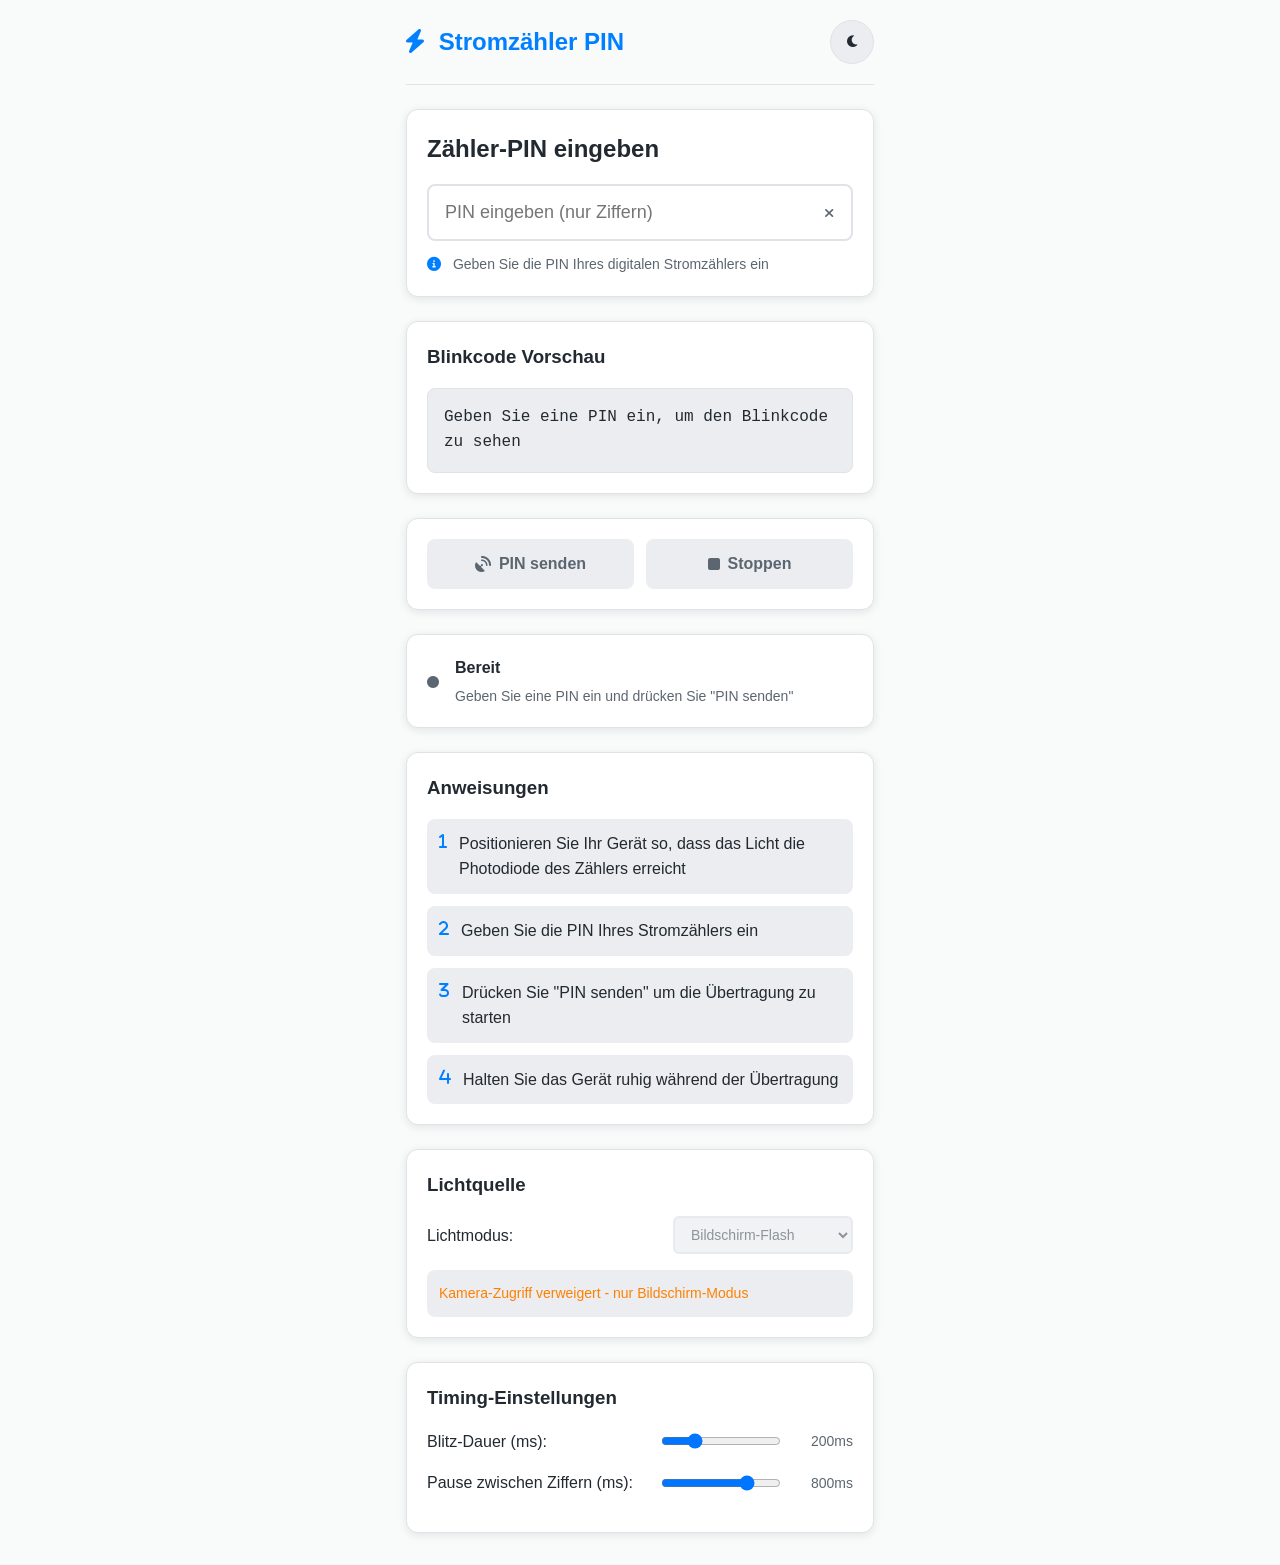
<file: index.html>
<!DOCTYPE html>
<html lang="de">
<head>
    <meta charset="UTF-8">
    <meta name="viewport" content="width=device-width, initial-scale=1.0">
    <title>Stromzähler PIN Sender</title>
    <link rel="stylesheet" href="style.css">
    <link href="https://cdnjs.cloudflare.com/ajax/libs/font-awesome/6.0.0/css/all.min.css" rel="stylesheet">
</head>
<body>
    <div class="app-container">
        <!-- Header -->
        <header class="app-header">
            <h1><i class="fas fa-bolt"></i> Stromzähler PIN</h1>
            <button class="theme-toggle" id="themeToggle">
                <i class="fas fa-moon"></i>
            </button>
        </header>

        <!-- Main Content -->
        <main class="main-content">
            <!-- PIN Input Section -->
            <section class="pin-section">
                <h2>Zähler-PIN eingeben</h2>
                <div class="pin-input-container">
                    <input 
                        type="text" 
                        id="pinInput" 
                        placeholder="PIN eingeben (nur Ziffern)"
                        maxlength="20"
                        pattern="[0-9]*"
                        inputmode="numeric"
                    >
                    <button class="clear-btn" id="clearPin">
                        <i class="fas fa-times"></i>
                    </button>
                </div>
                <div class="pin-info">
                    <p><i class="fas fa-info-circle"></i> Geben Sie die PIN Ihres digitalen Stromzählers ein</p>
                </div>
            </section>

            <!-- Flash Code Preview -->
            <section class="morse-section">
                <h3>Blinkcode Vorschau</h3>
                <div class="morse-display" id="morseDisplay">
                    Geben Sie eine PIN ein, um den Blinkcode zu sehen
                </div>
            </section>

            <!-- Transmission Controls -->
            <section class="controls-section">
                <button class="send-btn" id="sendBtn" disabled>
                    <i class="fas fa-satellite-dish"></i>
                    PIN senden
                </button>
                
                <button class="stop-btn" id="stopBtn" disabled>
                    <i class="fas fa-stop"></i>
                    Stoppen
                </button>
            </section>

            <!-- Status Display -->
            <section class="status-section">
                <div class="status-card" id="statusCard">
                    <div class="status-icon">
                        <i class="fas fa-circle status-indicator" id="statusIndicator"></i>
                    </div>
                    <div class="status-text">
                        <h4 id="statusTitle">Bereit</h4>
                        <p id="statusMessage">Geben Sie eine PIN ein und drücken Sie "PIN senden"</p>
                    </div>
                </div>
            </section>

            <!-- Progress Bar -->
            <section class="progress-section" id="progressSection" style="display: none;">
                <div class="progress-bar">
                    <div class="progress-fill" id="progressFill"></div>
                </div>
                <div class="progress-text" id="progressText">0%</div>
            </section>

            <!-- Instructions -->
            <section class="instructions-section">
                <h3>Anweisungen</h3>
                <div class="instruction-list">
                    <div class="instruction-item">
                        <i class="fas fa-1"></i>
                        <span>Positionieren Sie Ihr Gerät so, dass das Licht die Photodiode des Zählers erreicht</span>
                    </div>
                    <div class="instruction-item">
                        <i class="fas fa-2"></i>
                        <span>Geben Sie die PIN Ihres Stromzählers ein</span>
                    </div>
                    <div class="instruction-item">
                        <i class="fas fa-3"></i>
                        <span>Drücken Sie "PIN senden" um die Übertragung zu starten</span>
                    </div>
                    <div class="instruction-item">
                        <i class="fas fa-4"></i>
                        <span>Halten Sie das Gerät ruhig während der Übertragung</span>
                    </div>
                </div>
            </section>

            <!-- Light Source Settings -->
            <section class="settings-section">
                <h3>Lichtquelle</h3>
                <div class="setting-item">
                    <label for="flashlightMode">Lichtmodus:</label>
                    <select id="flashlightMode" disabled>
                        <option value="screen">Bildschirm-Flash</option>
                        <option value="led">LED-Taschenlampe</option>
                    </select>
                </div>
                <div class="flashlight-status-container">
                    <p id="flashlightStatus" class="flashlight-status checking">
                        <i class="fas fa-spinner fa-spin"></i> Prüfe LED-Verfügbarkeit...
                    </p>
                </div>
            </section>

            <!-- Timing Settings -->
            <section class="settings-section">
                <h3>Timing-Einstellungen</h3>
                <div class="setting-item">
                    <label for="dotDuration">Blitz-Dauer (ms):</label>
                    <input type="range" id="dotDuration" min="100" max="500" value="200">
                    <span id="dotDurationValue">200ms</span>
                </div>
                <div class="setting-item">
                    <label for="pauseDuration">Pause zwischen Ziffern (ms):</label>
                    <input type="range" id="pauseDuration" min="200" max="1000" value="800">
                    <span id="pauseDurationValue">800ms</span>
                </div>
            </section>
        </main>

        <!-- Flash Overlay for Light Simulation -->
        <div class="flash-overlay" id="flashOverlay"></div>
    </div>

    <script src="morse.js"></script>
    <script src="script.js"></script>
</body>
</html>
</file>
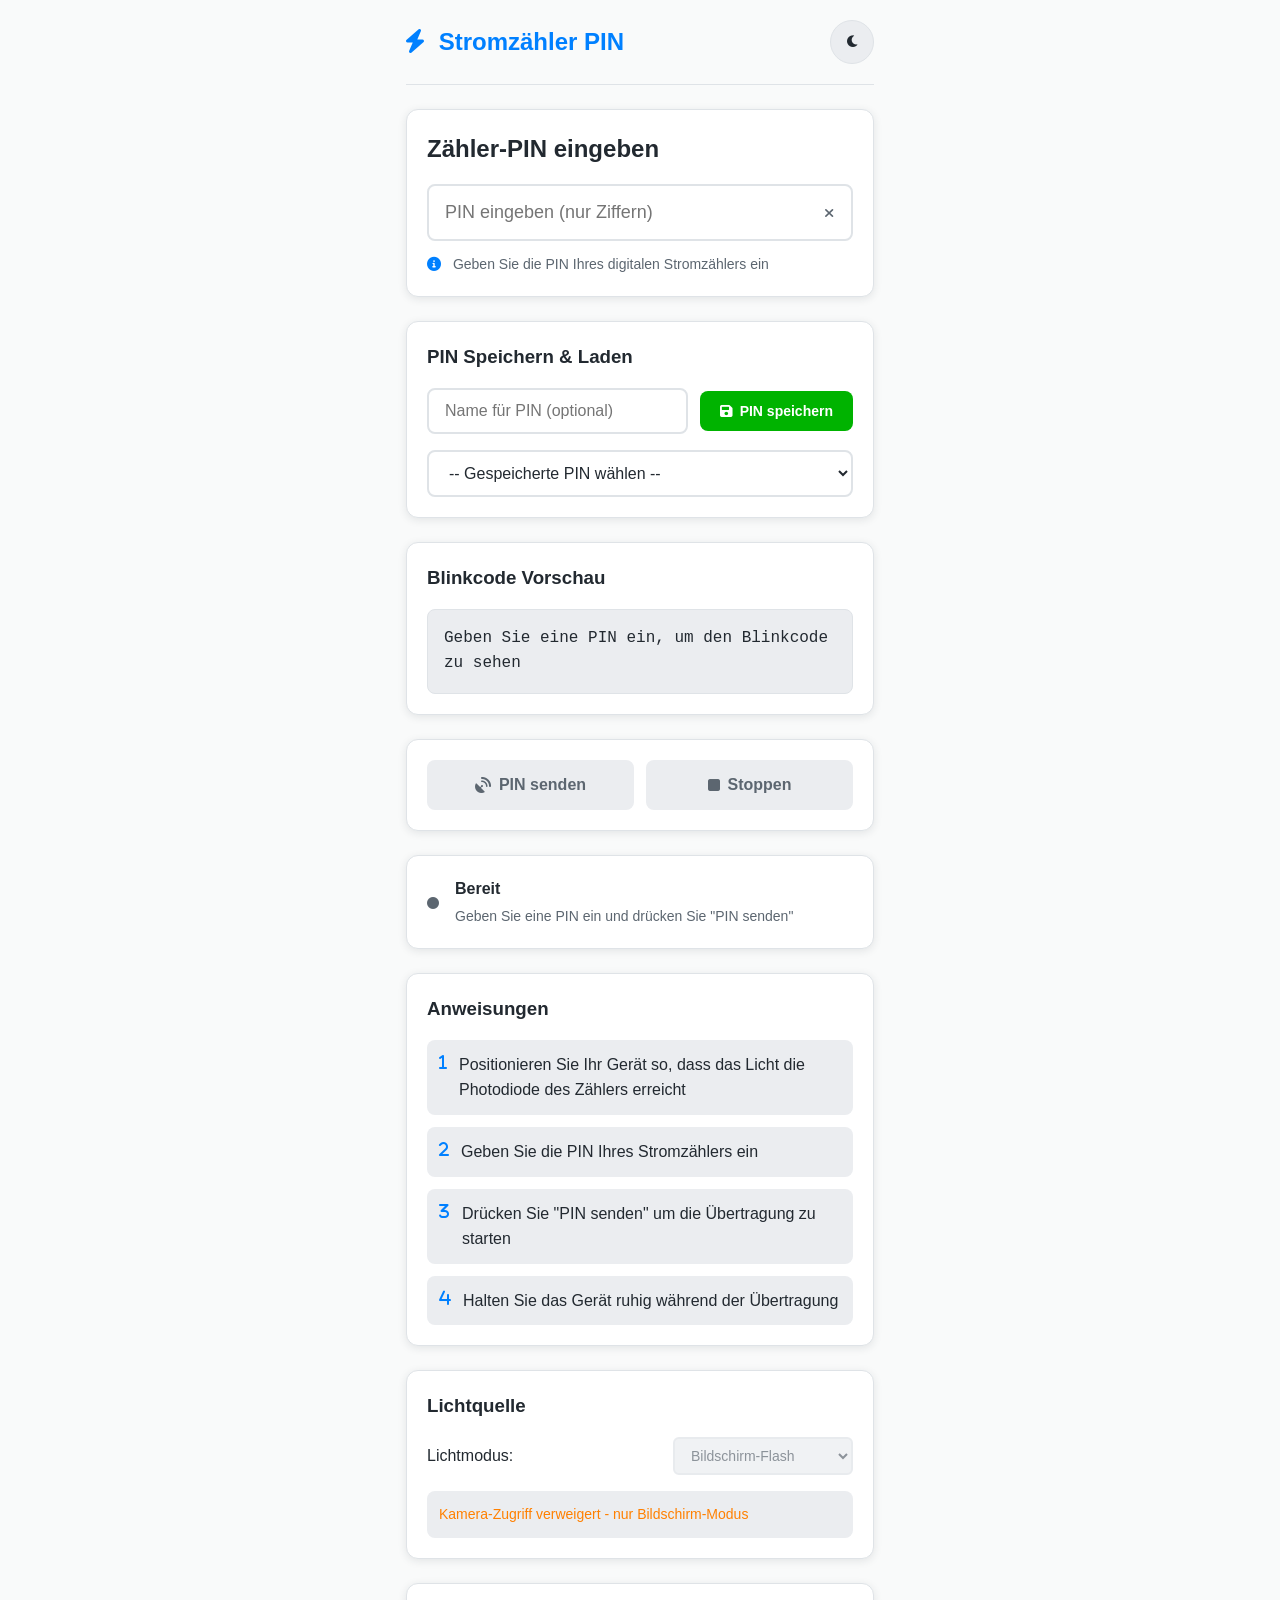
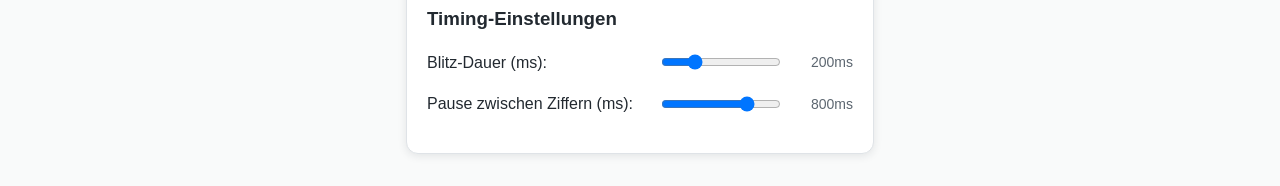
<file: MeterHacker/index.html>
<!DOCTYPE html>
<html lang="de">
<head>
    <meta charset="UTF-8">
    <meta name="viewport" content="width=device-width, initial-scale=1.0, user-scalable=no">
    <meta name="theme-color" content="#0080FF">
    <meta name="apple-mobile-web-app-capable" content="yes">
    <meta name="apple-mobile-web-app-status-bar-style" content="black-translucent">
    <meta name="apple-mobile-web-app-title" content="PIN Sender">
    <title>Stromzähler PIN Sender</title>
    <link rel="manifest" href="manifest.json">
    <link rel="stylesheet" href="style.css">
    <link href="https://cdnjs.cloudflare.com/ajax/libs/font-awesome/6.0.0/css/all.min.css" rel="stylesheet">
</head>
<body>
    <div class="app-container">
        <!-- Header -->
        <header class="app-header">
            <h1><i class="fas fa-bolt"></i> Stromzähler PIN</h1>
            <button class="theme-toggle" id="themeToggle">
                <i class="fas fa-moon"></i>
            </button>
        </header>

        <!-- Main Content -->
        <main class="main-content">
            <!-- PIN Input Section -->
            <section class="pin-section">
                <h2>Zähler-PIN eingeben</h2>
                <div class="pin-input-container">
                    <input 
                        type="text" 
                        id="pinInput" 
                        placeholder="PIN eingeben (nur Ziffern)"
                        maxlength="20"
                        pattern="[0-9]*"
                        inputmode="numeric"
                    >
                    <button class="clear-btn" id="clearPin">
                        <i class="fas fa-times"></i>
                    </button>
                </div>
                <div class="pin-info">
                    <p><i class="fas fa-info-circle"></i> Geben Sie die PIN Ihres digitalen Stromzählers ein</p>
                </div>
            </section>

            <!-- PIN Storage Section -->
            <section class="storage-section">
                <h3>PIN Speichern & Laden</h3>
                <div class="storage-controls">
                    <div class="save-pin-container">
                        <input 
                            type="text" 
                            id="pinName" 
                            placeholder="Name für PIN (optional)"
                            maxlength="50"
                        >
                        <button class="save-btn" id="savePin">
                            <i class="fas fa-save"></i>
                            PIN speichern
                        </button>
                    </div>
                    <div class="load-pin-container">
                        <select id="savedPins">
                            <option value="">-- Gespeicherte PIN wählen --</option>
                        </select>
                    </div>
                </div>
            </section>

            <!-- Flash Code Preview -->
            <section class="morse-section">
                <h3>Blinkcode Vorschau</h3>
                <div class="morse-display" id="morseDisplay">
                    Geben Sie eine PIN ein, um den Blinkcode zu sehen
                </div>
            </section>

            <!-- Transmission Controls -->
            <section class="controls-section">
                <button class="send-btn" id="sendBtn" disabled>
                    <i class="fas fa-satellite-dish"></i>
                    PIN senden
                </button>
                
                <button class="stop-btn" id="stopBtn" disabled>
                    <i class="fas fa-stop"></i>
                    Stoppen
                </button>
            </section>

            <!-- Status Display -->
            <section class="status-section">
                <div class="status-card" id="statusCard">
                    <div class="status-icon">
                        <i class="fas fa-circle status-indicator" id="statusIndicator"></i>
                    </div>
                    <div class="status-text">
                        <h4 id="statusTitle">Bereit</h4>
                        <p id="statusMessage">Geben Sie eine PIN ein und drücken Sie "PIN senden"</p>
                    </div>
                </div>
            </section>

            <!-- Progress Bar -->
            <section class="progress-section" id="progressSection" style="display: none;">
                <div class="progress-bar">
                    <div class="progress-fill" id="progressFill"></div>
                </div>
                <div class="progress-text" id="progressText">0%</div>
            </section>

            <!-- Instructions -->
            <section class="instructions-section">
                <h3>Anweisungen</h3>
                <div class="instruction-list">
                    <div class="instruction-item">
                        <i class="fas fa-1"></i>
                        <span>Positionieren Sie Ihr Gerät so, dass das Licht die Photodiode des Zählers erreicht</span>
                    </div>
                    <div class="instruction-item">
                        <i class="fas fa-2"></i>
                        <span>Geben Sie die PIN Ihres Stromzählers ein</span>
                    </div>
                    <div class="instruction-item">
                        <i class="fas fa-3"></i>
                        <span>Drücken Sie "PIN senden" um die Übertragung zu starten</span>
                    </div>
                    <div class="instruction-item">
                        <i class="fas fa-4"></i>
                        <span>Halten Sie das Gerät ruhig während der Übertragung</span>
                    </div>
                </div>
            </section>

            <!-- Light Source Settings -->
            <section class="settings-section">
                <h3>Lichtquelle</h3>
                <div class="setting-item">
                    <label for="flashlightMode">Lichtmodus:</label>
                    <select id="flashlightMode" disabled>
                        <option value="screen">Bildschirm-Flash</option>
                        <option value="led">LED-Taschenlampe</option>
                    </select>
                </div>
                <div class="flashlight-status-container">
                    <p id="flashlightStatus" class="flashlight-status checking">
                        <i class="fas fa-spinner fa-spin"></i> Prüfe LED-Verfügbarkeit...
                    </p>
                </div>
            </section>

            <!-- Timing Settings -->
            <section class="settings-section">
                <h3>Timing-Einstellungen</h3>
                <div class="setting-item">
                    <label for="dotDuration">Blitz-Dauer (ms):</label>
                    <input type="range" id="dotDuration" min="100" max="500" value="200">
                    <span id="dotDurationValue">200ms</span>
                </div>
                <div class="setting-item">
                    <label for="pauseDuration">Pause zwischen Ziffern (ms):</label>
                    <input type="range" id="pauseDuration" min="200" max="1000" value="800">
                    <span id="pauseDurationValue">800ms</span>
                </div>
            </section>
        </main>

        <!-- Flash Overlay for Light Simulation -->
        <div class="flash-overlay" id="flashOverlay"></div>
    </div>

    <script src="morse.js"></script>
    <script src="script.js"></script>
</body>
</html>
</file>
<file: style.css>
/* CSS Custom Properties for Dark Mode */
:root {
    /* Light theme colors */
    --background: 210 11% 98%; /* #F5F7FA */
    --surface: 0 0% 100%; /* #FFFFFF */
    --surface-variant: 210 14% 93%; /* #EBF0F5 */
    --primary: 210 100% 50%; /* #0080FF */
    --primary-variant: 210 100% 40%; /* #0066CC */
    --secondary: 45 100% 50%; /* #FFB000 */
    --text-primary: 210 17% 16%; /* #232830 */
    --text-secondary: 210 10% 40%; /* #606B7A */
    --success: 120 100% 35%; /* #00B300 */
    --warning: 30 100% 50%; /* #FF8000 */
    --error: 0 100% 50%; /* #FF0000 */
    --border: 210 14% 89%; /* #E1E8ED */
    --shadow: 210 17% 16% / 0.1;
}

[data-theme="dark"] {
    /* Dark theme colors */
    --background: 210 17% 8%; /* #0F1419 */
    --surface: 210 15% 12%; /* #171D24 */
    --surface-variant: 210 13% 16%; /* #232A32 */
    --primary: 210 100% 60%; /* #3399FF */
    --primary-variant: 210 100% 70%; /* #66B3FF */
    --secondary: 45 100% 60%; /* #FFCC33 */
    --text-primary: 210 11% 92%; /* #E8EAED */
    --text-secondary: 210 10% 70%; /* #A8B2BC */
    --success: 120 100% 45%; /* #00E600 */
    --warning: 30 100% 60%; /* #FF9933 */
    --error: 0 100% 60%; /* #FF3333 */
    --border: 210 13% 24%; /* #353C45 */
    --shadow: 0 0% 0% / 0.3;
}

/* Reset and Base Styles */
* {
    margin: 0;
    padding: 0;
    box-sizing: border-box;
}

body {
    font-family: 'Segoe UI', Tahoma, Geneva, Verdana, sans-serif;
    background-color: hsl(var(--background));
    color: hsl(var(--text-primary));
    line-height: 1.6;
    transition: background-color 0.3s ease, color 0.3s ease;
}

/* App Container */
.app-container {
    min-height: 100vh;
    max-width: 500px;
    margin: 0 auto;
    position: relative;
    padding: 0 16px;
}

/* Header */
.app-header {
    display: flex;
    justify-content: space-between;
    align-items: center;
    padding: 20px 0;
    border-bottom: 1px solid hsl(var(--border));
    margin-bottom: 24px;
}

.app-header h1 {
    font-size: 24px;
    font-weight: 600;
    color: hsl(var(--primary));
}

.app-header h1 i {
    margin-right: 8px;
}

.theme-toggle {
    background: hsl(var(--surface-variant));
    border: 1px solid hsl(var(--border));
    border-radius: 50%;
    width: 44px;
    height: 44px;
    display: flex;
    align-items: center;
    justify-content: center;
    cursor: pointer;
    transition: all 0.3s ease;
    color: hsl(var(--text-primary));
}

.theme-toggle:hover {
    background: hsl(var(--primary));
    color: white;
    transform: scale(1.05);
}

/* Main Content */
.main-content {
    display: flex;
    flex-direction: column;
    gap: 24px;
    padding-bottom: 32px;
}

/* Section Styles */
section {
    background: hsl(var(--surface));
    border-radius: 12px;
    padding: 20px;
    box-shadow: 0 2px 8px hsl(var(--shadow));
    border: 1px solid hsl(var(--border));
}

section h2, section h3 {
    margin-bottom: 16px;
    color: hsl(var(--text-primary));
    font-weight: 600;
}

/* PIN Input Section */
.pin-input-container {
    position: relative;
    margin-bottom: 12px;
}

#pinInput {
    width: 100%;
    padding: 16px 50px 16px 16px;
    border: 2px solid hsl(var(--border));
    border-radius: 8px;
    font-size: 18px;
    background: hsl(var(--surface));
    color: hsl(var(--text-primary));
    transition: border-color 0.3s ease;
}

#pinInput:focus {
    outline: none;
    border-color: hsl(var(--primary));
}

.clear-btn {
    position: absolute;
    right: 12px;
    top: 50%;
    transform: translateY(-50%);
    background: none;
    border: none;
    color: hsl(var(--text-secondary));
    cursor: pointer;
    padding: 8px;
    border-radius: 4px;
    transition: color 0.3s ease;
}

.clear-btn:hover {
    color: hsl(var(--error));
}

.pin-info {
    color: hsl(var(--text-secondary));
    font-size: 14px;
}

.pin-info i {
    margin-right: 8px;
    color: hsl(var(--primary));
}

/* Morse Display */
.morse-display {
    background: hsl(var(--surface-variant));
    border: 1px solid hsl(var(--border));
    border-radius: 8px;
    padding: 16px;
    font-family: 'Courier New', monospace;
    font-size: 16px;
    min-height: 60px;
    display: flex;
    align-items: center;
    color: hsl(var(--text-primary));
    word-break: break-all;
}

/* Control Buttons */
.controls-section {
    display: flex;
    gap: 12px;
}

.send-btn, .stop-btn {
    flex: 1;
    padding: 16px;
    border: none;
    border-radius: 8px;
    font-size: 16px;
    font-weight: 600;
    cursor: pointer;
    transition: all 0.3s ease;
    display: flex;
    align-items: center;
    justify-content: center;
    gap: 8px;
}

.send-btn {
    background: hsl(var(--primary));
    color: white;
}

.send-btn:hover:not(:disabled) {
    background: hsl(var(--primary-variant));
    transform: translateY(-2px);
}

.send-btn:disabled {
    background: hsl(var(--surface-variant));
    color: hsl(var(--text-secondary));
    cursor: not-allowed;
}

.stop-btn {
    background: hsl(var(--error));
    color: white;
}

.stop-btn:hover:not(:disabled) {
    background: hsl(0 100% 45%);
    transform: translateY(-2px);
}

.stop-btn:disabled {
    background: hsl(var(--surface-variant));
    color: hsl(var(--text-secondary));
    cursor: not-allowed;
}

/* Status Section */
.status-card {
    display: flex;
    align-items: center;
    gap: 16px;
}

.status-icon {
    flex-shrink: 0;
}

.status-indicator {
    font-size: 12px;
    color: hsl(var(--text-secondary));
}

.status-indicator.ready {
    color: hsl(var(--text-secondary));
}

.status-indicator.transmitting {
    color: hsl(var(--warning));
    animation: pulse 1s infinite;
}

.status-indicator.success {
    color: hsl(var(--success));
}

.status-indicator.error {
    color: hsl(var(--error));
}

@keyframes pulse {
    0%, 100% { opacity: 1; }
    50% { opacity: 0.5; }
}

.status-text h4 {
    margin-bottom: 4px;
    font-size: 16px;
}

.status-text p {
    color: hsl(var(--text-secondary));
    font-size: 14px;
}

/* Progress Section */
.progress-section {
    text-align: center;
}

.progress-bar {
    width: 100%;
    height: 8px;
    background: hsl(var(--surface-variant));
    border-radius: 4px;
    overflow: hidden;
    margin-bottom: 8px;
}

.progress-fill {
    height: 100%;
    background: hsl(var(--primary));
    border-radius: 4px;
    transition: width 0.3s ease;
    width: 0%;
}

.progress-text {
    color: hsl(var(--text-secondary));
    font-size: 14px;
    font-weight: 600;
}

/* Instructions */
.instruction-list {
    display: flex;
    flex-direction: column;
    gap: 12px;
}

.instruction-item {
    display: flex;
    align-items: flex-start;
    gap: 12px;
    padding: 12px;
    background: hsl(var(--surface-variant));
    border-radius: 8px;
}

.instruction-item i {
    color: hsl(var(--primary));
    font-weight: bold;
    margin-top: 2px;
    flex-shrink: 0;
}

/* Settings Section */
.setting-item {
    display: flex;
    align-items: center;
    gap: 12px;
    margin-bottom: 16px;
}

.setting-item label {
    flex: 1;
    font-weight: 500;
}

.setting-item input[type="range"] {
    flex: 1;
    max-width: 120px;
}

.setting-item select {
    flex: 1;
    max-width: 180px;
    padding: 8px 12px;
    border: 2px solid hsl(var(--border));
    border-radius: 6px;
    background: hsl(var(--surface));
    color: hsl(var(--text-primary));
    font-size: 14px;
    transition: border-color 0.3s ease;
}

.setting-item select:focus {
    outline: none;
    border-color: hsl(var(--primary));
}

.setting-item select:disabled {
    background: hsl(var(--surface-variant));
    color: hsl(var(--text-secondary));
    cursor: not-allowed;
}

.setting-item span {
    color: hsl(var(--text-secondary));
    font-size: 14px;
    min-width: 60px;
    text-align: right;
}

/* Flashlight Status */
.flashlight-status-container {
    margin-top: 12px;
    padding: 12px;
    border-radius: 8px;
    background: hsl(var(--surface-variant));
}

.flashlight-status {
    margin: 0;
    font-size: 14px;
    display: flex;
    align-items: center;
    gap: 8px;
}

.flashlight-status.checking {
    color: hsl(var(--text-secondary));
}

.flashlight-status.available {
    color: hsl(var(--success));
}

.flashlight-status.unavailable {
    color: hsl(var(--warning));
}

.flashlight-status i {
    font-size: 12px;
}

/* Flash Overlay */
.flash-overlay {
    position: fixed;
    top: 0;
    left: 0;
    width: 100%;
    height: 100%;
    background: white;
    opacity: 0;
    pointer-events: none;
    z-index: 9999;
    transition: opacity 0.05s ease;
}

.flash-overlay.active {
    opacity: 0.9;
}

/* Responsive Design */
@media (max-width: 480px) {
    .app-container {
        padding: 0 12px;
    }
    
    .controls-section {
        flex-direction: column;
    }
    
    .setting-item {
        flex-direction: column;
        align-items: stretch;
        gap: 8px;
    }
    
    .setting-item span {
        text-align: left;
    }
}

/* Accessibility */
@media (prefers-reduced-motion: reduce) {
    * {
        animation-duration: 0.01ms !important;
        animation-iteration-count: 1 !important;
        transition-duration: 0.01ms !important;
    }
}

/* Focus Styles */
button:focus-visible,
input:focus-visible {
    outline: 2px solid hsl(var(--primary));
    outline-offset: 2px;
}
</file>
<file: MeterHacker/style.css>
/* CSS Custom Properties for Dark Mode */
:root {
    /* Light theme colors */
    --background: 210 11% 98%; /* #F5F7FA */
    --surface: 0 0% 100%; /* #FFFFFF */
    --surface-variant: 210 14% 93%; /* #EBF0F5 */
    --primary: 210 100% 50%; /* #0080FF */
    --primary-variant: 210 100% 40%; /* #0066CC */
    --secondary: 45 100% 50%; /* #FFB000 */
    --text-primary: 210 17% 16%; /* #232830 */
    --text-secondary: 210 10% 40%; /* #606B7A */
    --success: 120 100% 35%; /* #00B300 */
    --warning: 30 100% 50%; /* #FF8000 */
    --error: 0 100% 50%; /* #FF0000 */
    --border: 210 14% 89%; /* #E1E8ED */
    --shadow: 210 17% 16% / 0.1;
}

[data-theme="dark"] {
    /* Dark theme colors */
    --background: 210 17% 8%; /* #0F1419 */
    --surface: 210 15% 12%; /* #171D24 */
    --surface-variant: 210 13% 16%; /* #232A32 */
    --primary: 210 100% 60%; /* #3399FF */
    --primary-variant: 210 100% 70%; /* #66B3FF */
    --secondary: 45 100% 60%; /* #FFCC33 */
    --text-primary: 210 11% 92%; /* #E8EAED */
    --text-secondary: 210 10% 70%; /* #A8B2BC */
    --success: 120 100% 45%; /* #00E600 */
    --warning: 30 100% 60%; /* #FF9933 */
    --error: 0 100% 60%; /* #FF3333 */
    --border: 210 13% 24%; /* #353C45 */
    --shadow: 0 0% 0% / 0.3;
}

/* Reset and Base Styles */
* {
    margin: 0;
    padding: 0;
    box-sizing: border-box;
}

body {
    font-family: 'Segoe UI', Tahoma, Geneva, Verdana, sans-serif;
    background-color: hsl(var(--background));
    color: hsl(var(--text-primary));
    line-height: 1.6;
    transition: background-color 0.3s ease, color 0.3s ease;
}

/* App Container */
.app-container {
    min-height: 100vh;
    max-width: 500px;
    margin: 0 auto;
    position: relative;
    padding: 0 16px;
}

/* Header */
.app-header {
    display: flex;
    justify-content: space-between;
    align-items: center;
    padding: 20px 0;
    border-bottom: 1px solid hsl(var(--border));
    margin-bottom: 24px;
}

.app-header h1 {
    font-size: 24px;
    font-weight: 600;
    color: hsl(var(--primary));
}

.app-header h1 i {
    margin-right: 8px;
}

.theme-toggle {
    background: hsl(var(--surface-variant));
    border: 1px solid hsl(var(--border));
    border-radius: 50%;
    width: 44px;
    height: 44px;
    display: flex;
    align-items: center;
    justify-content: center;
    cursor: pointer;
    transition: all 0.3s ease;
    color: hsl(var(--text-primary));
}

.theme-toggle:hover {
    background: hsl(var(--primary));
    color: white;
    transform: scale(1.05);
}

/* Main Content */
.main-content {
    display: flex;
    flex-direction: column;
    gap: 24px;
    padding-bottom: 32px;
}

/* Section Styles */
section {
    background: hsl(var(--surface));
    border-radius: 12px;
    padding: 20px;
    box-shadow: 0 2px 8px hsl(var(--shadow));
    border: 1px solid hsl(var(--border));
}

section h2, section h3 {
    margin-bottom: 16px;
    color: hsl(var(--text-primary));
    font-weight: 600;
}

/* PIN Input Section */
.pin-input-container {
    position: relative;
    margin-bottom: 12px;
}

#pinInput {
    width: 100%;
    padding: 16px 50px 16px 16px;
    border: 2px solid hsl(var(--border));
    border-radius: 8px;
    font-size: 18px;
    background: hsl(var(--surface));
    color: hsl(var(--text-primary));
    transition: border-color 0.3s ease;
}

#pinInput:focus {
    outline: none;
    border-color: hsl(var(--primary));
}

.clear-btn {
    position: absolute;
    right: 12px;
    top: 50%;
    transform: translateY(-50%);
    background: none;
    border: none;
    color: hsl(var(--text-secondary));
    cursor: pointer;
    padding: 8px;
    border-radius: 4px;
    transition: color 0.3s ease;
}

.clear-btn:hover {
    color: hsl(var(--error));
}

.pin-info {
    color: hsl(var(--text-secondary));
    font-size: 14px;
}

.pin-info i {
    margin-right: 8px;
    color: hsl(var(--primary));
}

/* PIN Storage Section */
.storage-controls {
    display: flex;
    flex-direction: column;
    gap: 16px;
}

.save-pin-container {
    display: flex;
    gap: 12px;
    align-items: center;
}

.save-pin-container input {
    flex: 1;
    padding: 12px 16px;
    border: 2px solid hsl(var(--border));
    border-radius: 8px;
    font-size: 16px;
    background: hsl(var(--surface));
    color: hsl(var(--text-primary));
    transition: border-color 0.3s ease;
}

.save-pin-container input:focus {
    outline: none;
    border-color: hsl(var(--primary));
}

.save-btn {
    background: hsl(var(--success));
    color: white;
    border: none;
    border-radius: 8px;
    padding: 12px 20px;
    font-size: 14px;
    font-weight: 600;
    cursor: pointer;
    transition: all 0.3s ease;
    display: flex;
    align-items: center;
    gap: 8px;
    white-space: nowrap;
}

.save-btn:hover {
    background: hsl(120 100% 30%);
    transform: translateY(-1px);
}

.load-pin-container select {
    width: 100%;
    padding: 12px 16px;
    border: 2px solid hsl(var(--border));
    border-radius: 8px;
    background: hsl(var(--surface));
    color: hsl(var(--text-primary));
    font-size: 16px;
    transition: border-color 0.3s ease;
}

.load-pin-container select:focus {
    outline: none;
    border-color: hsl(var(--primary));
}

/* Morse Display */
.morse-display {
    background: hsl(var(--surface-variant));
    border: 1px solid hsl(var(--border));
    border-radius: 8px;
    padding: 16px;
    font-family: 'Courier New', monospace;
    font-size: 16px;
    min-height: 60px;
    display: flex;
    align-items: center;
    color: hsl(var(--text-primary));
    word-break: break-all;
}

/* Control Buttons */
.controls-section {
    display: flex;
    gap: 12px;
}

.send-btn, .stop-btn {
    flex: 1;
    padding: 16px;
    border: none;
    border-radius: 8px;
    font-size: 16px;
    font-weight: 600;
    cursor: pointer;
    transition: all 0.3s ease;
    display: flex;
    align-items: center;
    justify-content: center;
    gap: 8px;
}

.send-btn {
    background: hsl(var(--primary));
    color: white;
}

.send-btn:hover:not(:disabled) {
    background: hsl(var(--primary-variant));
    transform: translateY(-2px);
}

.send-btn:disabled {
    background: hsl(var(--surface-variant));
    color: hsl(var(--text-secondary));
    cursor: not-allowed;
}

.stop-btn {
    background: hsl(var(--error));
    color: white;
}

.stop-btn:hover:not(:disabled) {
    background: hsl(0 100% 45%);
    transform: translateY(-2px);
}

.stop-btn:disabled {
    background: hsl(var(--surface-variant));
    color: hsl(var(--text-secondary));
    cursor: not-allowed;
}

/* Status Section */
.status-card {
    display: flex;
    align-items: center;
    gap: 16px;
}

.status-icon {
    flex-shrink: 0;
}

.status-indicator {
    font-size: 12px;
    color: hsl(var(--text-secondary));
}

.status-indicator.ready {
    color: hsl(var(--text-secondary));
}

.status-indicator.transmitting {
    color: hsl(var(--warning));
    animation: pulse 1s infinite;
}

.status-indicator.success {
    color: hsl(var(--success));
}

.status-indicator.error {
    color: hsl(var(--error));
}

@keyframes pulse {
    0%, 100% { opacity: 1; }
    50% { opacity: 0.5; }
}

.status-text h4 {
    margin-bottom: 4px;
    font-size: 16px;
}

.status-text p {
    color: hsl(var(--text-secondary));
    font-size: 14px;
}

/* Progress Section */
.progress-section {
    text-align: center;
}

.progress-bar {
    width: 100%;
    height: 8px;
    background: hsl(var(--surface-variant));
    border-radius: 4px;
    overflow: hidden;
    margin-bottom: 8px;
}

.progress-fill {
    height: 100%;
    background: hsl(var(--primary));
    border-radius: 4px;
    transition: width 0.3s ease;
    width: 0%;
}

.progress-text {
    color: hsl(var(--text-secondary));
    font-size: 14px;
    font-weight: 600;
}

/* Instructions */
.instruction-list {
    display: flex;
    flex-direction: column;
    gap: 12px;
}

.instruction-item {
    display: flex;
    align-items: flex-start;
    gap: 12px;
    padding: 12px;
    background: hsl(var(--surface-variant));
    border-radius: 8px;
}

.instruction-item i {
    color: hsl(var(--primary));
    font-weight: bold;
    margin-top: 2px;
    flex-shrink: 0;
}

/* Settings Section */
.setting-item {
    display: flex;
    align-items: center;
    gap: 12px;
    margin-bottom: 16px;
}

.setting-item label {
    flex: 1;
    font-weight: 500;
}

.setting-item input[type="range"] {
    flex: 1;
    max-width: 120px;
}

.setting-item select {
    flex: 1;
    max-width: 180px;
    padding: 8px 12px;
    border: 2px solid hsl(var(--border));
    border-radius: 6px;
    background: hsl(var(--surface));
    color: hsl(var(--text-primary));
    font-size: 14px;
    transition: border-color 0.3s ease;
}

.setting-item select:focus {
    outline: none;
    border-color: hsl(var(--primary));
}

.setting-item select:disabled {
    background: hsl(var(--surface-variant));
    color: hsl(var(--text-secondary));
    cursor: not-allowed;
}

.setting-item span {
    color: hsl(var(--text-secondary));
    font-size: 14px;
    min-width: 60px;
    text-align: right;
}

/* Flashlight Status */
.flashlight-status-container {
    margin-top: 12px;
    padding: 12px;
    border-radius: 8px;
    background: hsl(var(--surface-variant));
}

.flashlight-status {
    margin: 0;
    font-size: 14px;
    display: flex;
    align-items: center;
    gap: 8px;
}

.flashlight-status.checking {
    color: hsl(var(--text-secondary));
}

.flashlight-status.available {
    color: hsl(var(--success));
}

.flashlight-status.unavailable {
    color: hsl(var(--warning));
}

.flashlight-status i {
    font-size: 12px;
}

/* Flash Overlay */
.flash-overlay {
    position: fixed;
    top: 0;
    left: 0;
    width: 100%;
    height: 100%;
    background: white;
    opacity: 0;
    pointer-events: none;
    z-index: 9999;
    transition: opacity 0.05s ease;
}

.flash-overlay.active {
    opacity: 0.9;
}

/* Responsive Design */
@media (max-width: 480px) {
    .app-container {
        padding: 0 12px;
    }
    
    .controls-section {
        flex-direction: column;
    }
    
    .setting-item {
        flex-direction: column;
        align-items: stretch;
        gap: 8px;
    }
    
    .setting-item span {
        text-align: left;
    }
    
    .save-pin-container {
        flex-direction: column;
        gap: 8px;
    }
    
    .save-pin-container input {
        margin-bottom: 8px;
    }
}

/* Accessibility */
@media (prefers-reduced-motion: reduce) {
    * {
        animation-duration: 0.01ms !important;
        animation-iteration-count: 1 !important;
        transition-duration: 0.01ms !important;
    }
}

/* Install Button */
.install-btn {
    background: hsl(var(--secondary));
    color: hsl(var(--text-primary));
    border: none;
    border-radius: 8px;
    padding: 8px 16px;
    font-size: 14px;
    font-weight: 600;
    cursor: pointer;
    transition: all 0.3s ease;
    margin-left: 12px;
}

.install-btn:hover {
    background: hsl(45 100% 45%);
    transform: translateY(-1px);
}

/* PWA Standalone Mode Adjustments */
@media (display-mode: standalone) {
    .app-container {
        padding-top: env(safe-area-inset-top);
        padding-bottom: env(safe-area-inset-bottom);
    }
    
    .app-header {
        padding-top: 24px;
    }
}

/* Focus Styles */
button:focus-visible,
input:focus-visible {
    outline: 2px solid hsl(var(--primary));
    outline-offset: 2px;
}
</file>
